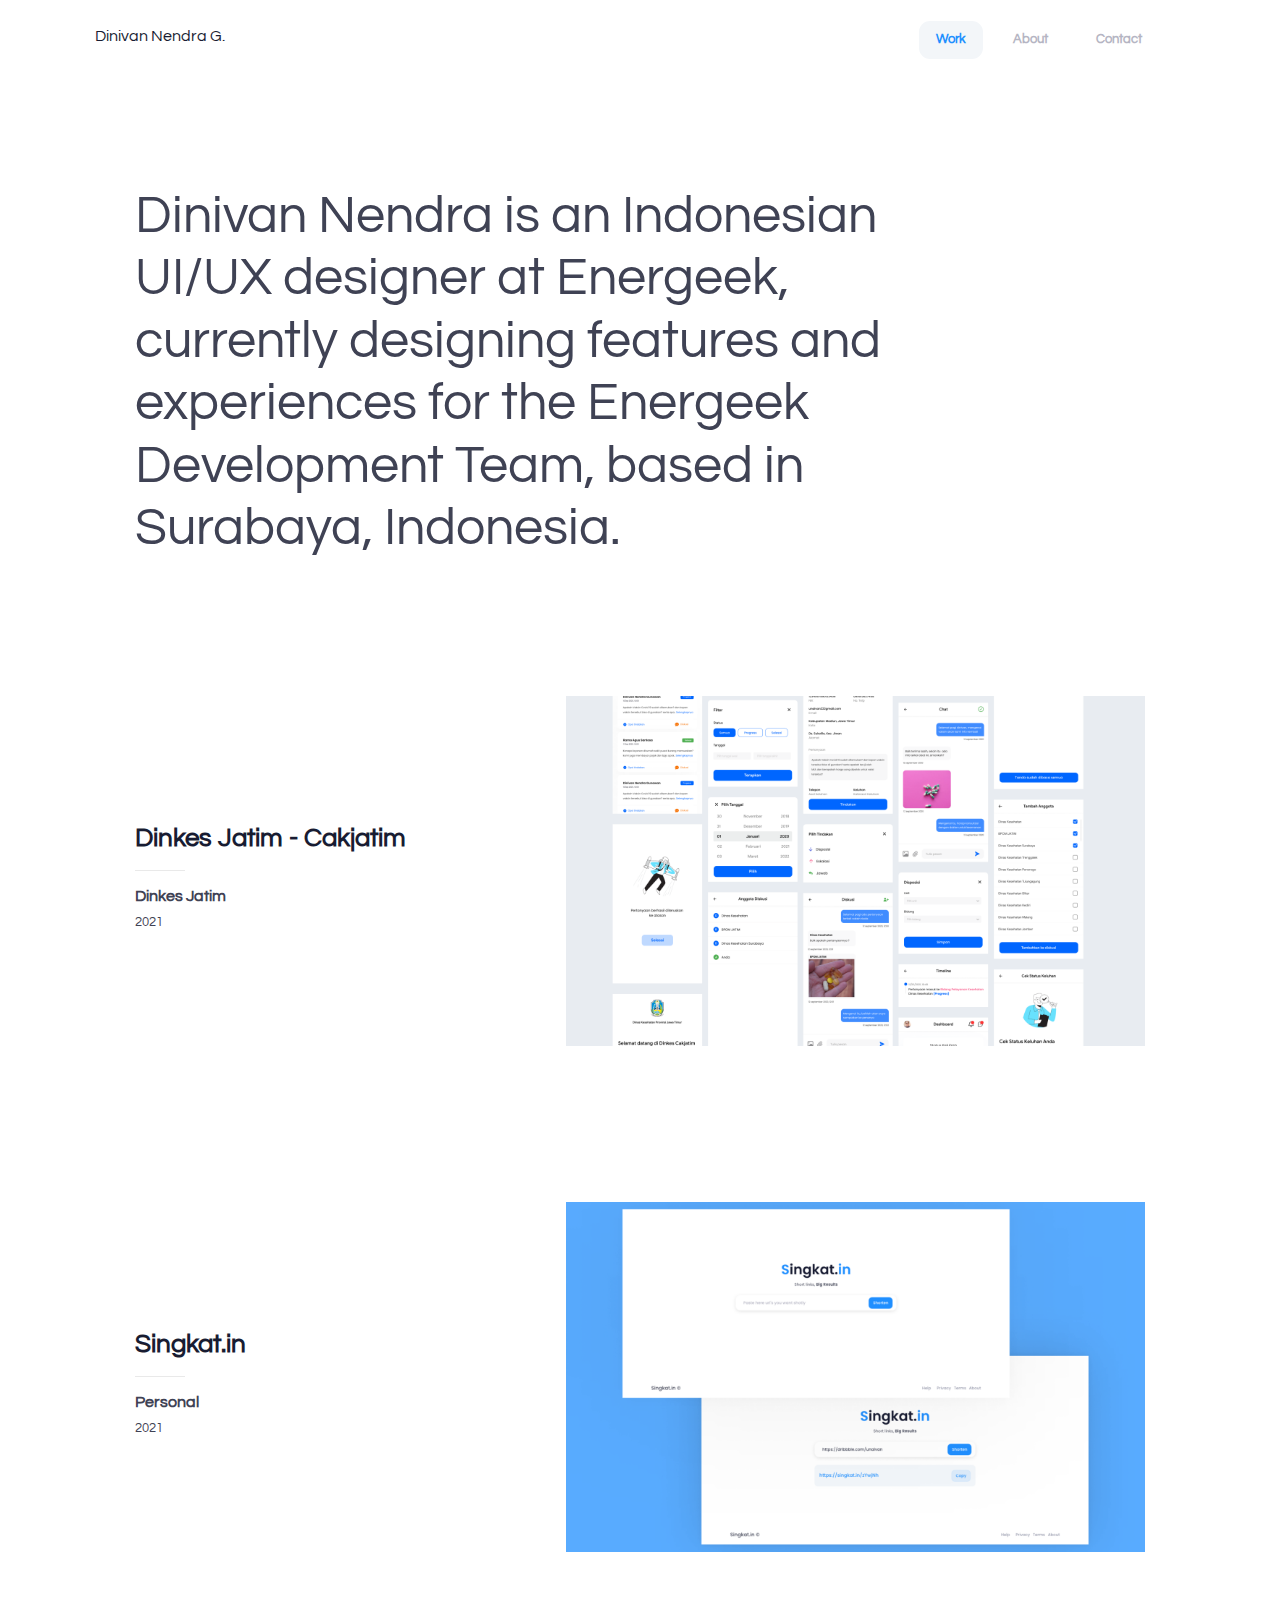
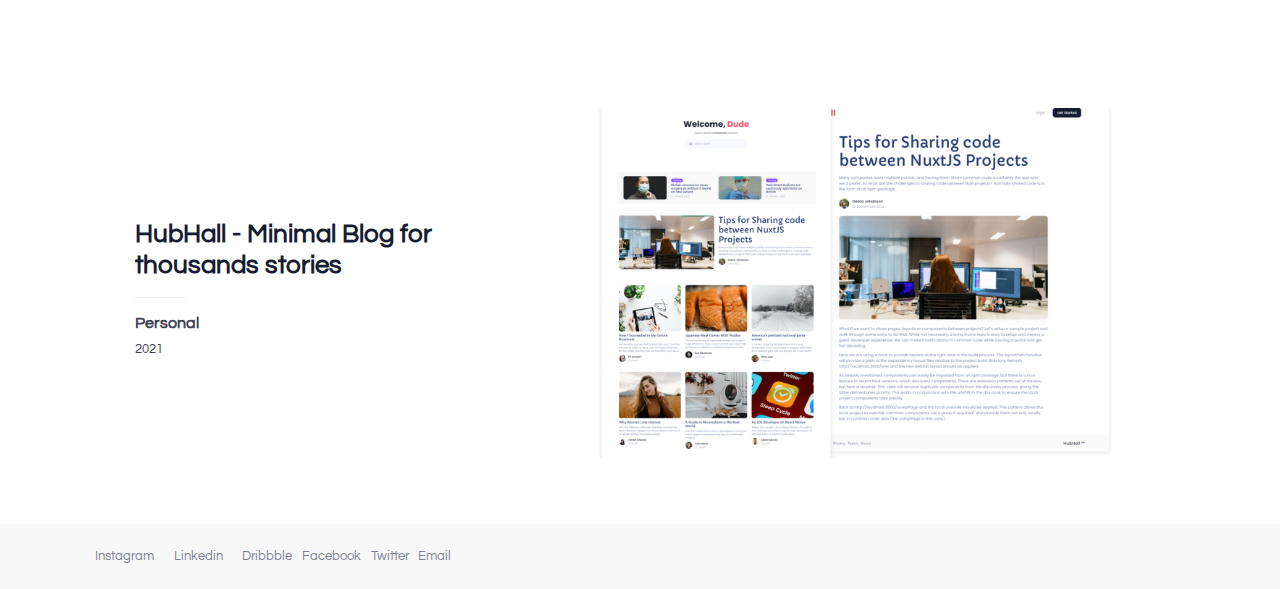
<file: index.html>
<!DOCTYPE html>
<html lang="en">
	<!--begin::Head-->
	<head><base href="">
		<meta charset="utf-8" />
		<title>Dinivan Nendra Gunawan | UI/UX Designer</title>
		<meta name="description" content="Updates and statistics" />
		<meta name="viewport" content="width=device-width, initial-scale=1, shrink-to-fit=no" />
		<!--begin::Fonts-->
		<link rel="stylesheet" href="https://fonts.googleapis.com/css?family=Poppins:300,400,500,600,700" />
		<!--end::Fonts-->
		<!--begin::Global Theme Styles(used by all pages)-->
		<link href="css/plugins.bundle.css" rel="stylesheet" type="text/css" />
        <link href="css/style.bundle.css" rel="stylesheet" type="text/css" />
        <link href="css/custom.css" rel="stylesheet" type="text/css" />
		<!--end::Global Theme Styles-->
		<!--begin::Layout Themes(used by all pages)-->
		<!--end::Layout Themes-->
		<link rel="shortcut icon" href="media/ico.png" />
	</head>
	<!--end::Head-->
	<!--begin::Body-->
	<body id="kt_body" class="quick-panel-right demo-panel-right offcanvas-right header-fixed header-mobile-fixed aside-enabled aside-static page-loading">
		<!--begin::Main-->
		<!--begin::Header Mobile-->
		<!-- <div id="kt_header_mobile" class="header-mobile header-mobile-fixed">
			<a href="index.html">
				Dinivan Nendra Gunawan
			</a>
			<div class="d-flex align-items-center">
				<button class="btn p-0 burger-icon rounded-0 burger-icon-left" id="kt_aside_tablet_and_mobile_toggle">
					<span></span>
				</button>
				<button class="btn btn-hover-text-primary p-0 ml-3" id="kt_header_mobile_topbar_toggle">
					
				</button>
			</div>
		</div> -->
		<!--end::Header Mobile-->
		<div class="d-flex flex-column flex-root">
			<!--begin::Page-->
			<div class="d-flex flex-row flex-column-fluid page">
				<!--begin::Wrapper-->
				<div class="d-flex flex-column flex-row-fluid wrapper" id="kt_wrapper">
					<!--begin::Header-->
					<div id="kt_header" class="header header-fixed">
						<!--begin::Container-->
						<div class="container d-flex align-items-stretch justify-content-between">
							<!--begin::Left-->
							<div class="d-none d-lg-flex align-items-center mr-3">
								<!--begin::Logo-->
								<a href="index.html" class="text-dark font-weight-bold h5">
									<!-- <img alt="Logo" src="media/HubHall.png" class="logo-sticky max-h-35px" /> -->
									Dinivan Nendra G.
								</a>
								<!--end::Logo-->
							</div>
							<!--end::Left-->
							<!--begin::Topbar-->
							<div class="topbar">
								<div class="dropdown">
									<!--begin::Toggle-->
									<div class="topbar-item mr-4" data-offset="10px,0px">
										<a id="indexNav" href="index.html" class="btn font-weight-bolder btn-md btn-clean px-5 mr-4">Work</a>
										<a id="aboutNav" href="about.html" class="btn font-weight-bolder btn-md btn-clean px-5 mr-4">About</a>
										<a href="#bottom-sheet" class="btn font-weight-bolder btn-md btn-clean px-5 mr-4">Contact</a>
										<!-- <div class="btn font-weight-bolder btn-md btn-dark px-5">Get Started</div> -->
									</div>
									<!--end::Toggle-->
								</div>
								<!--end::Create-->
							</div>
							<!--end::Topbar-->
						</div>
						<!--end::Container-->
					</div>
					<!--end::Header-->
					<!--begin::Content-->
					<div class="content d-flex flex-column flex-column-fluid" id="kt_content">
						<!--begin::Entry-->
						<div class="d-flex flex-column-fluid">
							<!--begin::Container-->
							<div class="container" id="container">
								<section class="my-20">
									<div class="row">
										<!-- <h1 class="col-md-8 col-lg-8 col-sm-12 col-xs-12 font-weight-normal ">Hello! I’m Dinivan Nendra G. <br>an UI/UX Designer from Surabaya, Indonesia.</h1> -->
										<h1 id="intro" class="col-10">Dinivan Nendra is an Indonesian UI/UX designer at Energeek, currently designing features and experiences for the Energeek Development Team, based in Surabaya, Indonesia.</h1>
									</div>
								</section>

								<section id="projects">
									
								</section>
							</div>
                            <!--end::Container-->
						</div>
						<!--end::Entry-->
					</div>
					<!--end::Content-->
					<!--begin::Footer-->
					<div class="footer py-4 d-flex flex-lg-column bg-footer" id="kt_footer">
						<!--begin::Container-->
						<div class="container d-flex flex-column flex-md-row align-items-center justify-content-between">
							<!--begin::Nav-->
							<div class="nav nav-dark order-2 order-md-1">
								<a href="https://www.instagram.com/dinivan.nendra/" target="_blank" class="nav-link pr-3 pl-0">Instagram</a>
								<a href="https://www.linkedin.com/in/dinivan-nendra-gunawan-bb0a64122/" target="_blank" class="nav-link px-3">Linkedin</a>
                                <a href="https://dribbble.com/unaivan" target="_blank" class="nav-link pl-3 pr-0">Dribbble</a>
								<a href="https://www.facebook.com/dean.n.indra/" target="_blank" class="nav-link pl-3 pr-0">Facebook</a>
								<a href="https://twitter.com/unaivan_" target="_blank" class="nav-link pl-3 pr-0">Twitter</a>
								<a href="mailto:dinivannendragunawan@gmail.com" class="nav-link pl-3 pr-0">Email</a>
							</div>
							<!--end::Nav-->
							<!--begin::Copyright-->
							<!-- <div class="text-dark order-1 order-md-2">
								<a href="javascript:;" class="text-dark-75 text-hover-primary h5 font-weight-bold">HubHall &trade;</a>
							</div> -->
							<!--end::Copyright-->
						</div>
						<!--end::Container-->
					</div>
					<!--end::Footer-->
				</div>
				<!--end::Wrapper-->
			</div>
			<!--end::Page-->
		</div>
		<!--end::Main-->
		<!--begin::Scrolltop-->
		<div id="kt_scrolltop" class="scrolltop">
			<span class="svg-icon">
				<!--begin::Svg Icon | path:assets/media/svg/icons/Navigation/Up-2.svg-->
				<svg xmlns="http://www.w3.org/2000/svg" xmlns:xlink="http://www.w3.org/1999/xlink" width="24px" height="24px" viewBox="0 0 24 24" version="1.1">
					<g stroke="none" stroke-width="1" fill="none" fill-rule="evenodd">
						<polygon points="0 0 24 0 24 24 0 24" />
						<rect fill="#000000" opacity="0.3" x="11" y="10" width="2" height="10" rx="1" />
						<path d="M6.70710678,12.7071068 C6.31658249,13.0976311 5.68341751,13.0976311 5.29289322,12.7071068 C4.90236893,12.3165825 4.90236893,11.6834175 5.29289322,11.2928932 L11.2928932,5.29289322 C11.6714722,4.91431428 12.2810586,4.90106866 12.6757246,5.26284586 L18.6757246,10.7628459 C19.0828436,11.1360383 19.1103465,11.7686056 18.7371541,12.1757246 C18.3639617,12.5828436 17.7313944,12.6103465 17.3242754,12.2371541 L12.0300757,7.38413782 L6.70710678,12.7071068 Z" fill="#000000" fill-rule="nonzero" />
					</g>
				</svg>
				<!--end::Svg Icon-->
			</span>
		</div>
		<!--end::Scrolltop-->

		<div id="bottom-sheet" class="overlay">
			<aside class="social" tabindex="-1" role="dialog" aria-labelledby="modal-label" aria-hidden="true">
				<ul class="menu">
					<li><a href="mailto:dinivannendragunawan@gmail.com" title="Mail me"><span class="mdi mdi-instagram" aria-hidden="true" aria-role="presentation"></span> <i class="icon-3x la socicon-mail d-block"></i> E-mail</a></li>
					<li><a href="https://www.instagram.com/dinivan.nendra/" target="_blank" title="See my Instagram"><span class="mdi mdi-instagram" aria-hidden="true" aria-role="presentation"></span> <i class="icon-3x la socicon-instagram d-block"></i> Instagram</a></li>
					<li><a href="https://www.facebook.com/dean.n.indra/" target="_blank" title="See my Facebook"><span class="mdi mdi-instagram" aria-hidden="true" aria-role="presentation"></span> <i class="icon-3x la socicon-facebook d-block"></i> Facebook</a></li>
					<li><a href="https://twitter.com/unaivan_" target="_blank" title="See my tweets"><span class="mdi mdi-instagram" aria-hidden="true" aria-role="presentation"></span> <i class="icon-3x la socicon-twitter d-block"></i> Twitter</a></li>
					<li><a href="https://www.linkedin.com/in/dinivan-nendra-gunawan-bb0a64122/" target="_blank" title="See my LinkedIn"><span class="mdi mdi-instagram" aria-hidden="true" aria-role="presentation"></span> <i class="icon-3x la socicon-linkedin d-block"></i> LinkedIn</a></li>
					<li><a href="https://dribbble.com/unaivan" target="_blank" title="See my Dribbble"><span class="mdi mdi-instagram" aria-hidden="true" aria-role="presentation"></span> <i class="icon-3x la socicon-dribbble d-block"></i> Dribbble</a></li>
					<li><a href="https://wa.me/6289513627458" target="_blank" title="Text me"><span class="mdi mdi-instagram" aria-hidden="true" aria-role="presentation"></span> <i class="icon-3x la socicon-whatsapp d-block"></i> WhatsApp</a></li>
				</ul>
			</aside>
			<a href="#close" class="btn-close" aria-hidden="true"><span class="mdi mdi-close"></span><span class="sr-only">Close</span></a>
		</div>


		<!--begin::Global Config(global config for global JS scripts)-->
		<script>var KTAppSettings = { "breakpoints": { "sm": 576, "md": 768, "lg": 992, "xl": 1200, "xxl": 1200 }, "colors": { "theme": { "base": { "white": "#ffffff", "primary": "#6993FF", "secondary": "#E5EAEE", "success": "#1BC5BD", "info": "#8950FC", "warning": "#FFA800", "danger": "#F64E60", "light": "#F3F6F9", "dark": "#212121" }, "light": { "white": "#ffffff", "primary": "#E1E9FF", "secondary": "#ECF0F3", "success": "#C9F7F5", "info": "#EEE5FF", "warning": "#FFF4DE", "danger": "#FFE2E5", "light": "#F3F6F9", "dark": "#D6D6E0" }, "inverse": { "white": "#ffffff", "primary": "#ffffff", "secondary": "#212121", "success": "#ffffff", "info": "#ffffff", "warning": "#ffffff", "danger": "#ffffff", "light": "#464E5F", "dark": "#ffffff" } }, "gray": { "gray-100": "#F3F6F9", "gray-200": "#ECF0F3", "gray-300": "#E5EAEE", "gray-400": "#D6D6E0", "gray-500": "#B5B5C3", "gray-600": "#80808F", "gray-700": "#464E5F", "gray-800": "#1B283F", "gray-900": "#212121" } }, "font-family": "Poppins" };</script>
		<!--end::Global Config-->

		<!--end::Page Scripts-->
		<script>
			window.onresize = function() {
    			toggle();
			}
			document.addEventListener("DOMContentLoaded", function(event) {
				toggle();
			});

			function toggle() {
				if (window.innerWidth < 800) { 
					document.getElementById("container").classList.remove("px-20");
					document.getElementById("container").classList.add("px-10");
					document.getElementById('intro').classList.add('intro-mobile');  
				}
				else {
					document.getElementById("container").classList.remove("px-10");
					document.getElementById("container").classList.add("px-20");  
					document.getElementById('intro').classList.remove('intro-mobile');  
				}    
			}
		</script>
		<script src="js/index.js"></script>
	</body>
	<!--end::Body-->
</html>
</file>
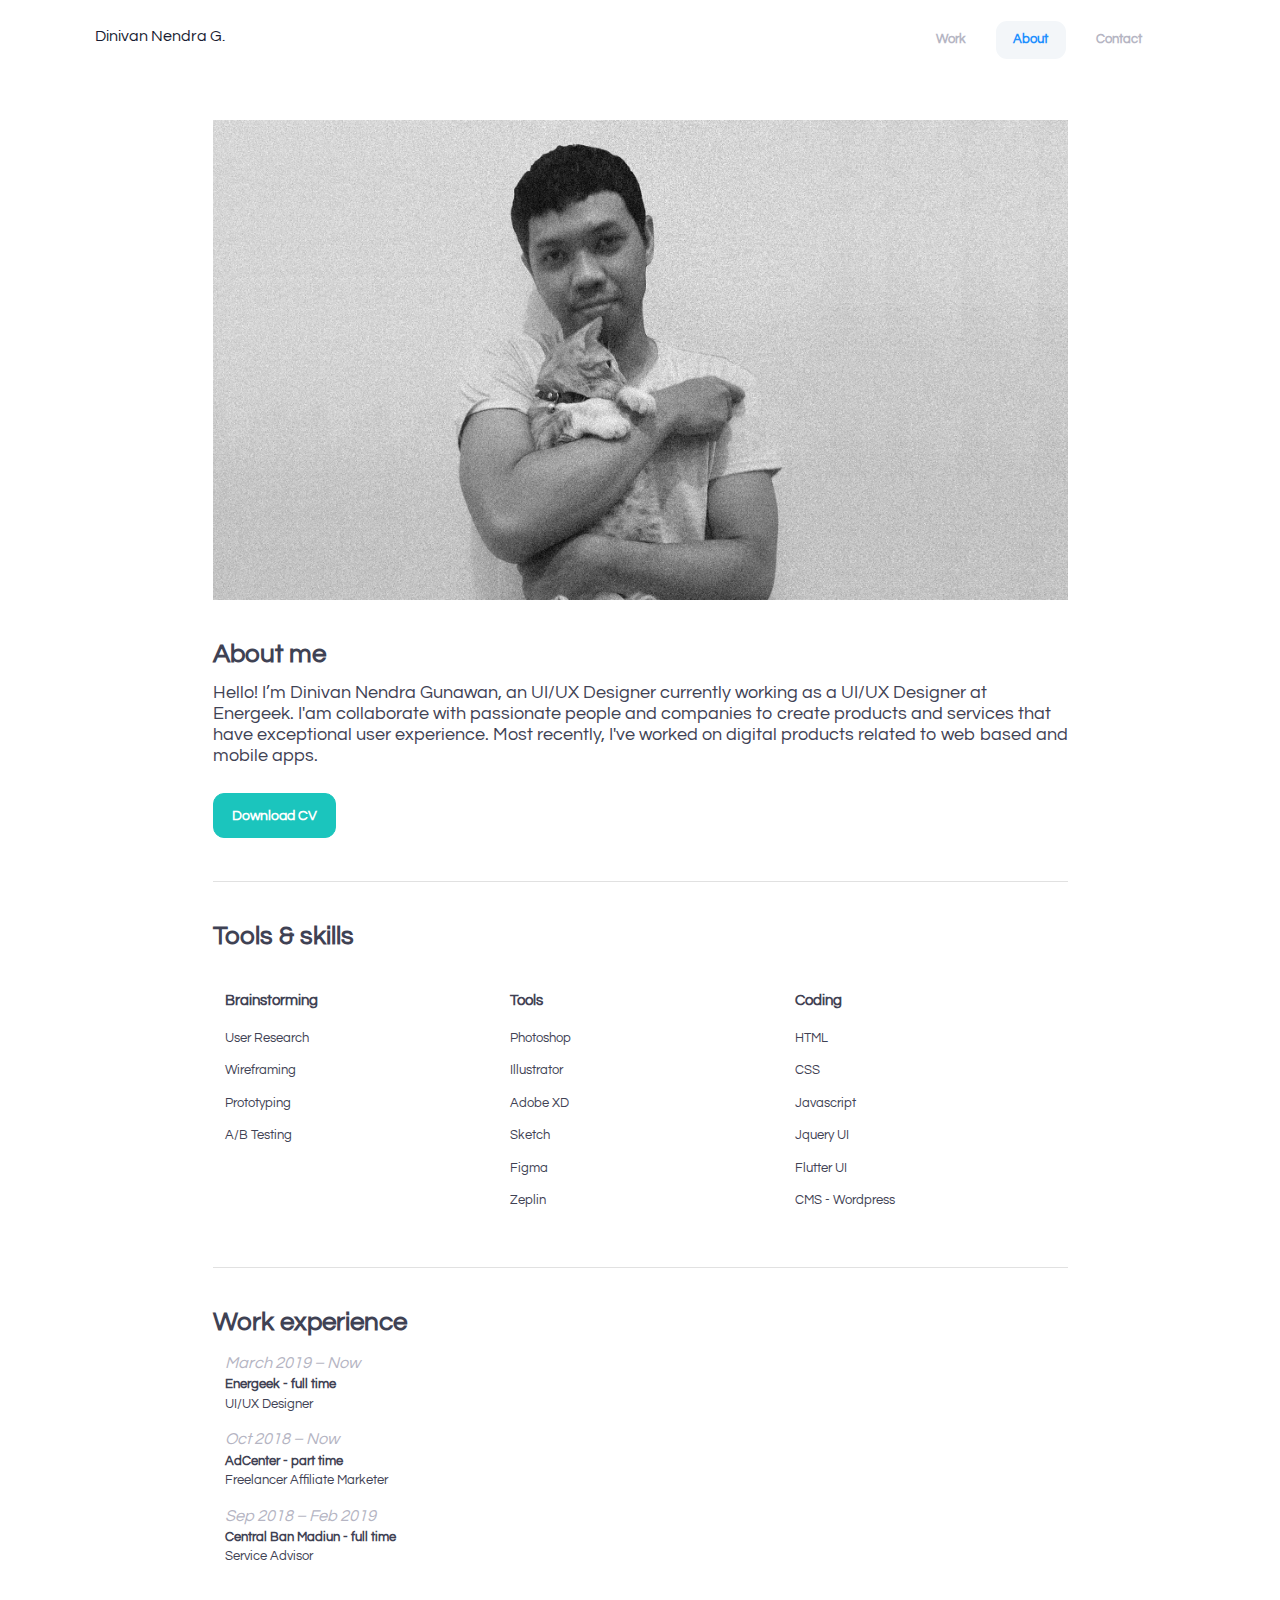
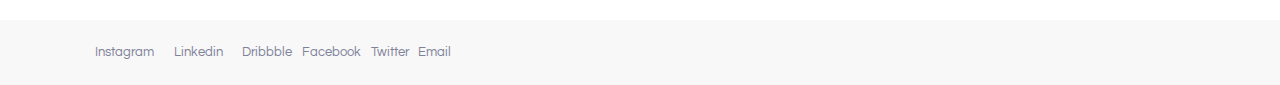
<file: about.html>
<!DOCTYPE html>
<html lang="en">
	<!--begin::Head-->
	<head><base href="">
		<meta charset="utf-8" />
		<title>Dinivan Nendra Gunawan | UI/UX Designer</title>
		<meta name="description" content="Updates and statistics" />
		<meta name="viewport" content="width=device-width, initial-scale=1, shrink-to-fit=no" />
		<!--begin::Fonts-->
		<link rel="stylesheet" href="https://fonts.googleapis.com/css?family=Poppins:300,400,500,600,700" />
		<!--end::Fonts-->
		<!--begin::Global Theme Styles(used by all pages)-->
		<!-- <link href="assets/plugins/global/plugins.bundle.css" rel="stylesheet" type="text/css" /> -->
		<!-- <link href="assets/plugins/custom/prismjs/prismjs.bundle.css" rel="stylesheet" type="text/css" /> -->
		<link rel="stylesheet" href="css/plugins.bundle.css">
        <link href="css/style.bundle.css" rel="stylesheet" type="text/css" />
        <link href="css/custom.css" rel="stylesheet" type="text/css" />
		<!--end::Global Theme Styles-->
		<!--begin::Layout Themes(used by all pages)-->
		<!--end::Layout Themes-->
		<!-- <link rel='stylesheet' href='https://cdn.materialdesignicons.com/1.3.41/css/materialdesignicons.min.css'> -->
		<link rel="shortcut icon" href="media/ico.png" />
	</head>
	<!--end::Head-->
	<!--begin::Body-->
	<body id="kt_body" class="quick-panel-right demo-panel-right offcanvas-right header-fixed header-mobile-fixed aside-enabled aside-static page-loading">
		<!--begin::Main-->
		<!-- <div id="kt_header_mobile" class="header-mobile header-mobile-fixed">
			<a href="index.html">
				Dinivan Nendra Gunawan
			</a>
		</div> -->
		<!--end::Header Mobile-->
		<div class="d-flex flex-column flex-root">
			<!--begin::Page-->
			<div class="d-flex flex-row flex-column-fluid page">
				<!--begin::Wrapper-->
				<div class="d-flex flex-column flex-row-fluid wrapper" id="kt_wrapper">
					<!--begin::Header-->
					<div id="kt_header" class="header header-fixed">
						<!--begin::Container-->
						<div class="container d-flex align-items-stretch justify-content-between">
							<!--begin::Left-->
							<div class="d-none d-lg-flex align-items-center mr-3">
								<!--begin::Logo-->
								<a href="index.html" class="text-dark font-weight-bold h5">
									<!-- <img alt="Logo" src="media/HubHall.png" class="logo-sticky max-h-35px" /> -->
									Dinivan Nendra G.
								</a>
								<!--end::Logo-->
							</div>
							<!--end::Left-->
							<!--begin::Topbar-->
							<div class="topbar">
								<div class="dropdown">
									<!--begin::Toggle-->
									<div class="topbar-item mr-4" data-offset="10px,0px">
										<a id="indexNav" href="index.html" class="btn font-weight-bolder btn-md btn-clean px-5 mr-4">Work</a>
										<a id="aboutNav" href="about.html" class="btn font-weight-bolder btn-md btn-clean px-5 mr-4">About</a>
										<a href="#bottom-sheet" class="btn font-weight-bolder btn-md btn-clean px-5 mr-4">Contact</a>
										<!-- <div class="btn font-weight-bolder btn-md btn-dark px-5">Get Started</div> -->
									</div>
									<!--end::Toggle-->
								</div>
								<!--end::Create-->
							</div>
							<!--end::Topbar-->
						</div>
						<!--end::Container-->
					</div>
					<!--end::Header-->
					<!--begin::Content-->
					<div class="content d-flex flex-column flex-column-fluid" id="kt_content">
						<!--begin::Entry-->
						<div class="d-flex flex-column-fluid">
							<!--begin::Container-->
							<div class="container">
								<section id="container" class="px-40">
									<div class="row text-center mb-12">
                                        <!-- <h1 class="col-md-12 col-lg-12 col-sm-12 col-xs-12 font-weight-normal ">UI/UX Designer from Surabaya, Indonesia.</h1> -->
                                        <img class="img-fluid profile-photos" src="media/una.png" alt="">
                                    </div>
                                    
                                    <div class="row">
                                        <h1 class="font-weight-bolder mb-4">About me</h1>
                                        <h4>Hello! I’m Dinivan Nendra Gunawan, an UI/UX Designer currently working as a UI/UX Designer at Energeek. I'am collaborate with passionate people and companies to create products and services that have exceptional user experience. Most recently, I've worked on digital products related to web based and mobile apps.</h4>

                                        <a href="media/CV-dinivan-english.pdf" class="btn btn-success font-weight-bolder btn-lg mt-6" download>Download CV</a>
									</div>
									<hr class="row">
									<div class="row">
										<h1 class="font-weight-bolder mb-4 col-12 p-0 mb-12">Tools & skills</h1>
										<div class="col-4">
											<h6 class="font-weight-bolder mb-6">Brainstorming</h6>
											<article id="brainstorming">
											</article>
										</div>
										<div class="col-4">
											<h6 class="font-weight-bolder mb-6">Tools</h6>
											<article  id="tools">
											</article>
										</div>
										<div class="col-4" >
											<h6 class="font-weight-bolder mb-6">Coding</h6>
											<article id="coding">
											</article>
										</div>
									</div>
                                    <hr class="row">
                                    <div class="row">
                                        <h1 class="font-weight-bolder mb-4">Work experience</h1>
                                        <p class="col-12">
                                            <i>March 2019 – Now</i><br>
                                            <b>Energeek - full time</b><br>
                                            UI/UX Designer
                                        </p>
                                        <p class="col-12">
                                            <i>Oct 2018 – Now</i><br>
                                            <b>AdCenter - part time</b><br>
                                            Freelancer Affiliate Marketer
                                        </p>
                                        <p class="col-12">
                                            <i>Sep 2018 – Feb 2019</i><br>
                                            <b>Central Ban Madiun - full time</b><br>
                                            Service Advisor 
                                        </p>
                                    </div>
								</section>

								<section id="projects">
									
								</section>
							</div>
                            <!--end::Container-->
						</div>
						<!--end::Entry-->
					</div>
					<!--end::Content-->
					<!--begin::Footer-->
					<div class="footer py-4 d-flex flex-lg-column bg-footer" id="kt_footer">
						<!--begin::Container-->
						<div class="container d-flex flex-column flex-md-row align-items-center justify-content-between">
							<!--begin::Nav-->
							<div class="nav nav-dark order-2 order-md-1">
								<a href="https://www.instagram.com/dinivan.nendra/" target="_blank" class="nav-link pr-3 pl-0">Instagram</a>
								<a href="https://www.linkedin.com/in/dinivan-nendra-gunawan-bb0a64122/" target="_blank" class="nav-link px-3">Linkedin</a>
                                <a href="https://dribbble.com/unaivan" target="_blank" class="nav-link pl-3 pr-0">Dribbble</a>
								<a href="https://www.facebook.com/dean.n.indra/" target="_blank" class="nav-link pl-3 pr-0">Facebook</a>
								<a href="https://twitter.com/unaivan_" target="_blank" class="nav-link pl-3 pr-0">Twitter</a>
								<a href="mailto:dinivannendragunawan@gmail.com" class="nav-link pl-3 pr-0">Email</a>
							</div>
							<!--end::Nav-->
							<!--begin::Copyright-->
							<!-- <div class="text-dark order-1 order-md-2">
								<a href="javascript:;" class="text-dark-75 text-hover-primary h5 font-weight-bold">HubHall &trade;</a>
							</div> -->
							<!--end::Copyright-->
						</div>
						<!--end::Container-->
					</div>
					<!--end::Footer-->
				</div>
				<!--end::Wrapper-->
			</div>
			<!--end::Page-->
		</div>
		<!--end::Main-->

		<div id="bottom-sheet" class="overlay">
			<aside class="social" tabindex="-1" role="dialog" aria-labelledby="modal-label" aria-hidden="true">
				<ul class="menu">
					<li><a href="mailto:dinivannendragunawan@gmail.com" title="Mail me"><span class="mdi mdi-instagram" aria-hidden="true" aria-role="presentation"></span> <i class="icon-3x la socicon-mail d-block"></i> E-mail</a></li>
					<li><a href="https://www.instagram.com/dinivan.nendra/" target="_blank" title="See my Instagram"><span class="mdi mdi-instagram" aria-hidden="true" aria-role="presentation"></span> <i class="icon-3x la socicon-instagram d-block"></i> Instagram</a></li>
					<li><a href="https://www.facebook.com/dean.n.indra/" target="_blank" title="See my Facebook"><span class="mdi mdi-instagram" aria-hidden="true" aria-role="presentation"></span> <i class="icon-3x la socicon-facebook d-block"></i> Facebook</a></li>
					<li><a href="https://twitter.com/unaivan_" target="_blank" title="See my tweets"><span class="mdi mdi-instagram" aria-hidden="true" aria-role="presentation"></span> <i class="icon-3x la socicon-twitter d-block"></i> Twitter</a></li>
					<li><a href="https://www.linkedin.com/in/dinivan-nendra-gunawan-bb0a64122/" target="_blank" title="See my LinkedIn"><span class="mdi mdi-instagram" aria-hidden="true" aria-role="presentation"></span> <i class="icon-3x la socicon-linkedin d-block"></i> LinkedIn</a></li>
					<li><a href="https://dribbble.com/unaivan" target="_blank" title="See my Dribbble"><span class="mdi mdi-instagram" aria-hidden="true" aria-role="presentation"></span> <i class="icon-3x la socicon-dribbble d-block"></i> Dribbble</a></li>
					<li><a href="https://wa.me/6289513627458" target="_blank" title="Text me"><span class="mdi mdi-instagram" aria-hidden="true" aria-role="presentation"></span> <i class="icon-3x la socicon-whatsapp d-block"></i> WhatsApp</a></li>
				</ul>
			</aside>
			<a href="#close" class="btn-close" aria-hidden="true"><span class="mdi mdi-close"></span><span class="sr-only">Close</span></a>
		</div>

		<!--begin::Scrolltop-->
		<div id="kt_scrolltop" class="scrolltop">
			<span class="svg-icon">
				<!--begin::Svg Icon | path:assets/media/svg/icons/Navigation/Up-2.svg-->
				<svg xmlns="http://www.w3.org/2000/svg" xmlns:xlink="http://www.w3.org/1999/xlink" width="24px" height="24px" viewBox="0 0 24 24" version="1.1">
					<g stroke="none" stroke-width="1" fill="none" fill-rule="evenodd">
						<polygon points="0 0 24 0 24 24 0 24" />
						<rect fill="#000000" opacity="0.3" x="11" y="10" width="2" height="10" rx="1" />
						<path d="M6.70710678,12.7071068 C6.31658249,13.0976311 5.68341751,13.0976311 5.29289322,12.7071068 C4.90236893,12.3165825 4.90236893,11.6834175 5.29289322,11.2928932 L11.2928932,5.29289322 C11.6714722,4.91431428 12.2810586,4.90106866 12.6757246,5.26284586 L18.6757246,10.7628459 C19.0828436,11.1360383 19.1103465,11.7686056 18.7371541,12.1757246 C18.3639617,12.5828436 17.7313944,12.6103465 17.3242754,12.2371541 L12.0300757,7.38413782 L6.70710678,12.7071068 Z" fill="#000000" fill-rule="nonzero" />
					</g>
				</svg>
				<!--end::Svg Icon-->
			</span>
		</div>
		<!--end::Scrolltop-->
		<!--begin::Global Config(global config for global JS scripts)-->
		<script>var KTAppSettings = { "breakpoints": { "sm": 576, "md": 768, "lg": 992, "xl": 1200, "xxl": 1200 }, "colors": { "theme": { "base": { "white": "#ffffff", "primary": "#6993FF", "secondary": "#E5EAEE", "success": "#1BC5BD", "info": "#8950FC", "warning": "#FFA800", "danger": "#F64E60", "light": "#F3F6F9", "dark": "#212121" }, "light": { "white": "#ffffff", "primary": "#E1E9FF", "secondary": "#ECF0F3", "success": "#C9F7F5", "info": "#EEE5FF", "warning": "#FFF4DE", "danger": "#FFE2E5", "light": "#F3F6F9", "dark": "#D6D6E0" }, "inverse": { "white": "#ffffff", "primary": "#ffffff", "secondary": "#212121", "success": "#ffffff", "info": "#ffffff", "warning": "#ffffff", "danger": "#ffffff", "light": "#464E5F", "dark": "#ffffff" } }, "gray": { "gray-100": "#F3F6F9", "gray-200": "#ECF0F3", "gray-300": "#E5EAEE", "gray-400": "#D6D6E0", "gray-500": "#B5B5C3", "gray-600": "#80808F", "gray-700": "#464E5F", "gray-800": "#1B283F", "gray-900": "#212121" } }, "font-family": "Poppins" };</script>
		<!--end::Global Config-->
		<!--begin::Global Theme Bundle(used by all pages)-->
		<!-- <script src="assets/plugins/global/plugins.bundle.js"></script>
		<script src="assets/plugins/custom/prismjs/prismjs.bundle.js"></script>
		<script src="assets/js/scripts.bundle.js"></script> -->
		<!--end::Global Theme Bundle-->
		<!--begin::Page Scripts(used by this page)-->
		<!-- <script src="assets/js/pages/widgets.js"></script> -->
		<!--end::Page Scripts-->

		<script src="js/about.js"></script>
		<script>
			window.onresize = function() {
    			toggle();
			}
			document.addEventListener("DOMContentLoaded", function(event) {
				toggle();
			});

			function toggle() {
				if (window.innerWidth < 800) { 
					document.getElementById("container").classList.remove("px-40");
					document.getElementById("container").classList.add("px-10");  
				}
				else {
					document.getElementById("container").classList.remove("px-10");
					document.getElementById("container").classList.add("px-40");  
				}    
			}
		</script>
	</body>
	<!--end::Body-->
</html>
</file>
<file: css/custom.css>
@import url('https://fonts.googleapis.com/css2?family=Questrial&display=swap');

.rounded_search{
    -webkit-box-shadow: 0px 3px 13px -2px rgba(0,0,0,0.15);
    -moz-box-shadow: 0px 3px 13px -2px rgba(0,0,0,0.15);
    box-shadow: 0px 3px 13px -2px rgba(0,0,0,0.15);
border-radius: 1.2rem;
}

body {
    font-family: 'Questrial', sans-serif;
}

.bg-light-blue {
    background-color: #F2F6FA !important; }
.bg-blue {
    background-color: #208FFF !important;
    border: 1px solid #208FFF !important
}

.bg-btn-copy {
    background-color: rgba(32, 143, 255, .1) !important;
    border: 1px solid rgba(32, 143, 255, .1) !important; 
    color: #208FFF !important;
}

.bg-btn-copy:hover {
    background-color: rgba(32, 143, 255, .3) !important;
    border: 1px solid rgba(32, 143, 255, .3) !important; 
    color: #208FFF !important;
}

.text-blue {
    color: #208FFF !important;
}

.svg-icon.svg-icon-blue svg g [fill] {
    -webkit-transition: fill 0.3s ease;
    transition: fill 0.3s ease;
    fill: #208FFF !important; }


.img-thumbnail-projects{
    width: 100%;
    height: 350px;
    object-fit: cover;
}

#intro {
  font-size: 4rem;
}

.intro-mobile {
  font-size: 2.5rem !important;
}

.desc {
    display: -webkit-box;
    -webkit-line-clamp: 6;
    -webkit-box-orient: vertical;
    overflow: hidden;
    text-overflow: ellipsis;
    color: rgb(66, 66, 66);
    font-weight: 500;
}


.divider::before {
    content: "";
    margin: 16px 0 16px 0;
    display: block;
    width: 50px;
    height: 1px;
    background-color: #e9e9e9;
}

.projects:hover .project-title{
color: #208FFF !important;
}

.projects .img-hover-zoom--zoom-n-rotate img{
    transition: transform 1s ease-in-out !important;
}

.projects:hover .img-hover-zoom--zoom-n-rotate img{
    transition: transform 1s ease-in-out !important;
    transform: scale(1.05) !important;
    cursor: pointer;
}

.img-hover-zoom--zoom-n-rotate {
    overflow: hidden;
}

.text-blue{
    color: #208FFF !important;
}
.text-blue:hover{
    color: #1080ef !important;
}
/* 
.img-hover-zoom--zoom-n-rotate img {
    transition: transform .7s ease-in-out !important;
  }
.img-hover-zoom--zoom-n-rotate:hover img {
transform: scale(1.5) rotate(12deg) !important;
} */


/* =========== footer ============== */
.bg-footer{
    background-color: #F9F8F8 !important;
}



.profile-photos {
    object-fit:cover;
    width: 100%;
    height: 480px;
}

hr {
    margin-top: 3.3rem;
    margin-bottom: 3rem;
    border-width: 0;
    border-top: 1px solid #E1E1E1;
}



.overlay {
    position: absolute;
    right: 0;
    left: 0;
    bottom: 0;
    background-color: rgba(0, 0, 0, 0.16);
    opacity: 0;
    transition: all 450ms cubic-bezier(0.32, 1, 0.23, 1) 0ms !important;
  }
  .overlay .social {
    border-radius: 1rem 1rem 0 0;
    position: fixed;
    bottom: 0;
    width: 100%;
    background-color: #fff;
    padding: 8px 24px 16px;
    box-sizing: border-box;
    box-shadow: 0px 10px 20px rgba(0, 0, 0, 0.22), 0px 14px 56px rgba(0, 0, 0, 0.25);
    transform: translate(0, 100%);
    transition: all 450ms cubic-bezier(0.32, 1, 0.23, 1) 100ms !important;
  }
  .overlay .social ul {
    text-align: justify;
    -moz-columns: 74px 3;
         columns: 74px 3;
    vertical-align: bottom;
  }
  .overlay .social ul li {
    width: 74px;
    display: inline-block;
  }
  .overlay .social ul a {
    display: block;
    margin: 8px 0;
    color: gray;
    text-decoration: none;
    text-align: center;
  }
  .overlay .social ul a span {
    display: inline-block;
    width: 100%;
  }
  .overlay .social .facebook span {
    color: #3b5998;
  }
  .overlay .social .twitter span {
    color: #00aced;
  }
  .overlay .social .linkedin span {
    color: #007bb5;
  }
  .overlay .social .reddit span {
    display: block;
    width: 48px;
    height: 48px;
    margin: 0 auto;
    border-radius: 2px;
    background-color: #cee3f8;
    color: #fff;
    text-shadow: 1px 1px #000, -1px -1px #000, -1px 1px #000, 1px -1px #000 !important;
  }
  .overlay .social .reddit span::after {
    content: "";
    display: block;
    height: 4px;
    width: 4px;
    background-color: red;
    border-radius: 50%;
    position: relative;
    top: -24px;
    left: 16px;
    box-shadow: 12px 0 red;
  }
  .overlay .social .whatsapp span {
    color: #4dc247;
  }
  .overlay .btn-close {
    color: #666;
    transform: scale(0, 0);
    transition: all 450ms ease-in-out 0 !important;
  }
  .overlay:target {
    display: block;
    position: fixed;
    top: 0;
    opacity: 1;
  }
  .overlay:target .social {
    transform: translate(0, 0);
    z-index: 9;
  }
  .overlay:target .btn-close {
    display: block;
    position: absolute;
    top: 0;
    left: 0;
    bottom: 0;
    right: 0;
    outline: 0 none;
    transform: scale(1, 1);
  }
  
  @media screen and (min-width: 640px) {
    .overlay {
      padding: 0 19%;
    }
    .overlay .social {
      max-width: 62%;
      margin: 0 auto;
    }
    .overlay .social ul {
      -moz-column-gap: 64px;
           column-gap: 64px;
    }
  }
  @media screen and (min-width: 960px) {
    .overlay {
      padding: 0 23.5%;
    }
    .overlay .social {
      min-width: 384px;
      max-width: 50%;
    }
    .overlay .social ul {
      -moz-column-gap: 124px;
           column-gap: 124px;
    }
  }
  @media screen and (min-width: 1280px) {
    .overlay {
      padding: 0 26%;
    }
    .overlay .social {
      min-width: 512px;
      max-width: 48%;
    }
  }
  @media screen and (min-width: 1440px) {
    .overlay {
      padding: 0 28%;
    }
    .overlay .social {
      min-width: 576px;
      max-width: 44%;
    }
  }
  .mdi::before {
    font-size: 24px;
    line-height: 48px;
  }
  
  .social .mdi::before {
    font-size: 48px;
  }
  
  .sr-only {
    /* a generic way to visually hide content while remaining accessible to screen readers (h5bp.com) */
    clip: rect(0 0 0 0);
    overflow: hidden;
    position: absolute;
    height: 1px;
    width: 1px;
  }

.socicon-mail {
  color: #4081EC;
}
.socicon-instagram {
  color: #E1306C;
}
.socicon-facebook {
  color: #3b5998;
}
.socicon-twitter {
  color: #00acee;
}
.socicon-linkedin {
  color: #0e76a8;
}
.socicon-dribbble {
  color: #ea4c89;
}
.socicon-whatsapp {
  color: #25D366;
}
</file>
